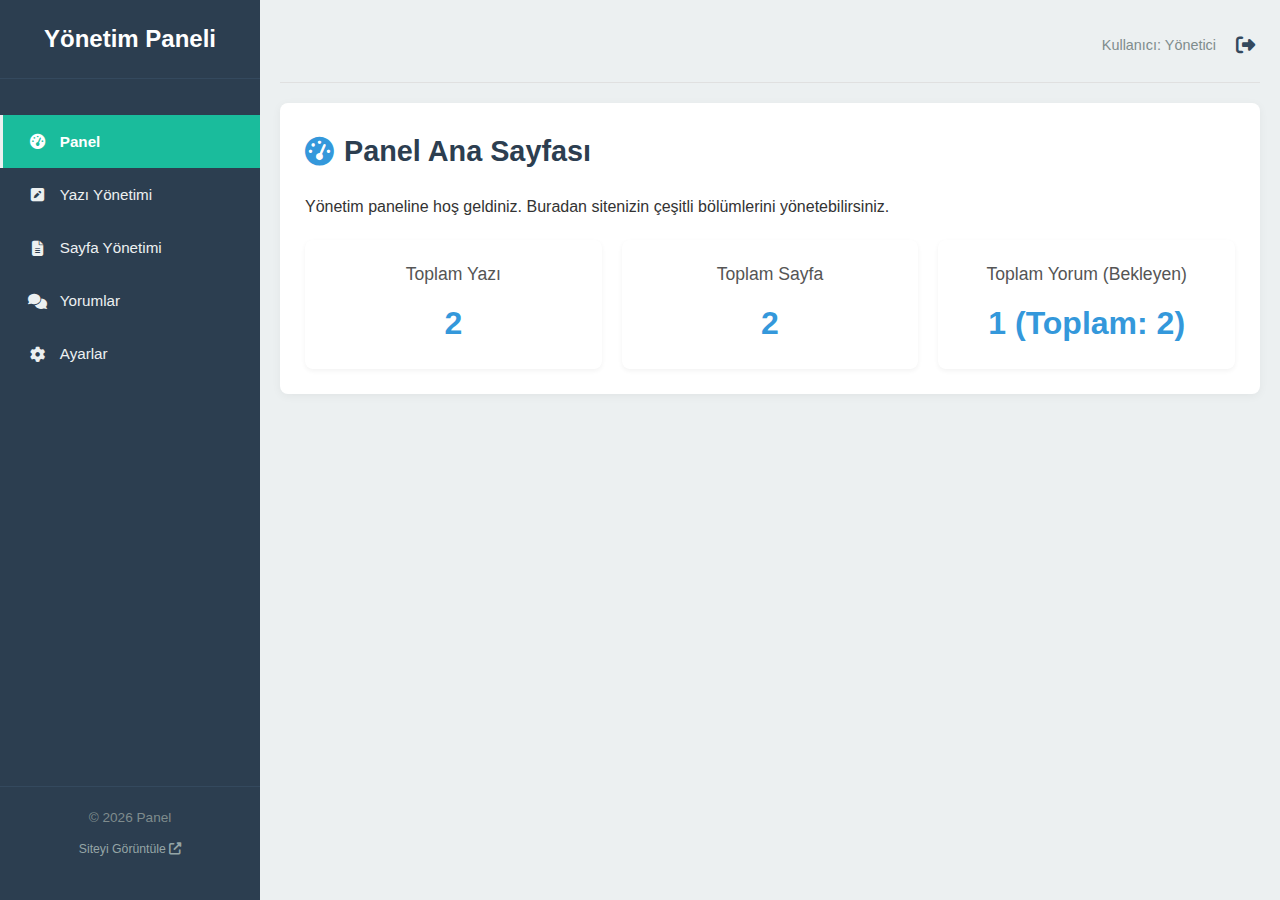
<file: admin.html>
<!DOCTYPE html>
<html lang="tr">
<head>
    <meta charset="UTF-8">
    <meta name="viewport" content="width=device-width, initial-scale=1.0">
    <title>Yönetim Paneli</title>
    <link rel="stylesheet" href="admin-style.css">
    <link rel="icon" href="favicon.ico" type="image/x-icon"> <!-- Ana siteden favicon varsayımı -->
    <!-- Font Awesome (ikonlar için) veya SVG ikonları da eklenebilir -->
    <link rel="stylesheet" href="https://cdnjs.cloudflare.com/ajax/libs/font-awesome/6.5.1/css/all.min.css">
</head>
<body>
    <div class="admin-container">
        <aside class="sidebar">
            <div class="sidebar-header">
                <h2>Yönetim Paneli</h2>
            </div>
            <nav class="sidebar-nav">
                <ul>
                    <li><a href="#dashboard" class="nav-link active" data-target="dashboard-content"><i class="fas fa-tachometer-alt"></i> Panel</a></li>
                    <li><a href="#post-management" class="nav-link" data-target="post-management-content"><i class="fas fa-pen-square"></i> Yazı Yönetimi</a></li>
                    <li><a href="#page-management" class="nav-link" data-target="page-management-content"><i class="fas fa-file-alt"></i> Sayfa Yönetimi</a></li>
                    <li><a href="#comments" class="nav-link" data-target="comments-content"><i class="fas fa-comments"></i> Yorumlar</a></li>
                    <li><a href="#settings" class="nav-link" data-target="settings-content"><i class="fas fa-cog"></i> Ayarlar</a></li>
                </ul>
            </nav>
            <div class="sidebar-footer">
                <p>&copy; <span id="current-year">2024</span> Panel</p>
                <a href="index.html" target="_blank" class="view-site-link">Siteyi Görüntüle <i class="fas fa-external-link-alt"></i></a>
            </div>
        </aside>
        <main class="main-content">
            <header class="main-header">
                <div class="user-info">
                    <span>Kullanıcı: Yönetici</span>
                    <button id="logout-button" class="logout-button" title="Çıkış Yap (Simüle Edilmiştir)"><i class="fas fa-sign-out-alt"></i></button>
                </div>
            </header>

            <section id="dashboard-content" class="content-section active-content">
                <h1><i class="fas fa-tachometer-alt"></i> Panel Ana Sayfası</h1>
                <p>Yönetim paneline hoş geldiniz. Buradan sitenizin çeşitli bölümlerini yönetebilirsiniz.</p>
                <div class="quick-stats">
                    <div class="stat-card">
                        <h3>Toplam Yazı</h3>
                        <p id="total-posts-stat">0</p>
                    </div>
                    <div class="stat-card">
                        <h3>Toplam Sayfa</h3>
                        <p id="total-pages-stat">0</p>
                    </div>
                    <div class="stat-card">
                        <h3>Toplam Yorum (Bekleyen)</h3>
                        <p id="total-comments-stat">0</p>
                    </div>
                </div>
            </section>

            <section id="post-management-content" class="content-section">
                <header class="content-header">
                    <h1><i class="fas fa-pen-square"></i> Yazı Yönetimi</h1>
                    <button id="add-post-button" class="btn btn-primary"><i class="fas fa-plus"></i> Yeni Yazı Ekle</button>
                </header>
                <div class="post-list-container">
                    <table>
                        <thead>
                            <tr>
                                <th>ID</th>
                                <th>Başlık</th>
                                <th>Kategori</th>
                                <th>Tarih</th>
                                <th>Durum</th>
                                <th>Yazar</th>
                                <th>İşlemler</th>
                            </tr>
                        </thead>
                        <tbody id="post-list">
                            <!-- Yazılar buraya eklenecek -->
                        </tbody>
                    </table>
                </div>
            </section>

            <section id="page-management-content" class="content-section">
                <header class="content-header">
                    <h1><i class="fas fa-file-alt"></i> Sayfa Yönetimi</h1>
                    <button id="add-page-button" class="btn btn-primary"><i class="fas fa-plus"></i> Yeni Sayfa Ekle</button>
                </header>
                <div class="page-list-container">
                    <table>
                        <thead>
                            <tr>
                                <th>ID</th>
                                <th>Başlık</th>
                                <th>Kısa URL (Slug)</th>
                                <th>İşlemler</th>
                            </tr>
                        </thead>
                        <tbody id="page-list">
                            <!-- Sayfalar buraya eklenecek -->
                        </tbody>
                    </table>
                </div>
            </section>

            <section id="comments-content" class="content-section">
                <header class="content-header">
                    <h1><i class="fas fa-comments"></i> Yorum Yönetimi</h1>
                    <!-- Belki burada filtreleme seçenekleri eklenebilir (örn: onay bekleyenler) -->
                </header>
                <div class="comment-list-container">
                    <table>
                        <thead>
                            <tr>
                                <th>ID</th>
                                <th>Yazı ID</th>
                                <th>Yazar</th>
                                <th>Yorum</th>
                                <th>Tarih</th>
                                <th>Durum</th>
                                <th>İşlemler</th>
                            </tr>
                        </thead>
                        <tbody id="comment-list">
                            <!-- Yorumlar buraya eklenecek -->
                        </tbody>
                    </table>
                </div>
            </section>

            <section id="settings-content" class="content-section">
                <header class="content-header">
                    <h1><i class="fas fa-cog"></i> Genel Ayarlar</h1>
                </header>
                <form id="settings-form" class="settings-form">
                    <div class="form-group">
                        <label for="setting-site-title">Site Başlığı:</label>
                        <input type="text" id="setting-site-title" name="siteTitle">
                    </div>
                    <div class="form-group">
                        <label for="setting-posts-per-page">Sayfa Başına Yazı Sayısı (Ana Sayfa):</label>
                        <input type="number" id="setting-posts-per-page" name="postsPerPage" min="1">
                    </div>
                    <div class="form-group">
                        <label for="setting-admin-theme">Panel Teması:</label>
                        <select id="setting-admin-theme" name="adminTheme">
                            <option value="light">Açık Tema</option>
                            <option value="dark">Koyu Tema (Varsayılan)</option>
                        </select>
                    </div>
                    <!-- Gelecekte daha fazla ayar eklenebilir -->
                    <div class="form-group">
                        <button type="submit" class="btn btn-primary">Ayarları Kaydet</button>
                    </div>
                </form>
            </section>

            <!-- Add/Edit Post Modal (Form) -->
            <div id="post-form-modal" class="modal">
                <div class="modal-content">
                    <span class="close-button">&times;</span>
                    <h2 id="modal-title">Yeni Yazı Ekle</h2>
                    <form id="post-form">
                        <input type="hidden" id="post-id">
                        <div class="form-group">
                            <label for="post-title">Başlık:</label>
                            <input type="text" id="post-title" required>
                        </div>
                        <div class="form-group">
                            <label for="post-excerpt">Kısa Açıklama (Excerpt):</label>
                            <textarea id="post-excerpt" rows="3"></textarea>
                        </div>
                        <div class="form-group">
                            <label for="post-content">İçerik (Markdown Destekli):</label>
                            <textarea id="post-content" rows="10" placeholder="İçeriğinizi Markdown formatında yazabilirsiniz..."></textarea>
                        </div>
                        <div class="form-group">
                            <label for="post-image">Görsel URL:</label>
                            <input type="url" id="post-image" placeholder="https://example.com/image.jpg">
                        </div>
                        <div class="form-group">
                            <label for="post-category">Kategori:</label>
                            <input type="text" id="post-category">
                        </div>
                        <div class="form-group">
                            <label for="post-date">Yayın Tarihi:</label>
                            <input type="datetime-local" id="post-date">
                        </div>
                        <div class="form-group">
                            <label for="post-author">Yazar:</label>
                            <input type="text" id="post-author" value="Yönetici" disabled>
                        </div>
                        <div class="form-group">
                            <label for="post-status">Durum:</label>
                            <select id="post-status">
                                <option value="published">Yayınlandı</option>
                                <option value="draft">Taslak</option>
                                <option value="pending">Beklemede</option>
                            </select>
                        </div>
                        <div class="form-group checkbox-group">
                            <input type="checkbox" id="post-is-featured">
                            <label for="post-is-featured">Öne Çıkan Yazı mı?</label>
                        </div>
                        <div class="form-group checkbox-group">
                            <input type="checkbox" id="post-comments-enabled" checked>
                            <label for="post-comments-enabled">Yorumlara İzin Verilsin mi?</label>
                        </div>
                        <div class="form-group modal-actions">
                            <button type="submit" class="btn btn-primary" id="save-post-button">Kaydet</button>
                            <button type="button" class="btn btn-secondary" id="cancel-post-button">İptal</button>
                        </div>
                    </form>
                </div>
            </div>

            <!-- Add/Edit Page Modal -->
            <div id="page-form-modal" class="modal">
                <div class="modal-content">
                    <span class="close-page-button">&times;</span>
                    <h2 id="page-modal-title">Yeni Sayfa Ekle</h2>
                    <form id="page-form">
                        <input type="hidden" id="page-id">
                        <div class="form-group">
                            <label for="page-title">Sayfa Başlığı:</label>
                            <input type="text" id="page-title" required>
                        </div>
                        <div class="form-group">
                            <label for="page-slug">Kısa URL (Slug):</label>
                            <input type="text" id="page-slug" placeholder="ornek-sayfa (isteğe bağlı, otomatik oluşturulur)">
                        </div>
                        <div class="form-group">
                            <label for="page-content">İçerik (HTML/Markdown Editörü Eklenebilir):</label>
                            <textarea id="page-content" rows="10" placeholder="Sayfa içeriğini buraya girin..."></textarea>
                        </div>
                        <div class="form-group modal-actions">
                            <button type="submit" class="btn btn-primary" id="save-page-button">Kaydet</button>
                            <button type="button" class="btn btn-secondary" id="cancel-page-button">İptal</button>
                        </div>
                    </form>
                </div>
            </div>

        </main>
    </div>

    <!-- Giriş Formu (Başlangıçta gizli veya ayrı bir sayfada olabilir) -->
    <!-- 
    <div id="login-modal" class="modal" style="display:none;">
        <div class="modal-content">
            <h2>Yönetici Girişi</h2>
            <form id="login-form">
                <div>
                    <label for="username">Kullanıcı Adı:</label>
                    <input type="text" id="username" name="username" required>
                </div>
                <div>
                    <label for="password">Şifre:</label>
                    <input type="password" id="password" name="password" required>
                </div>
                <button type="submit">Giriş Yap</button>
            </form>
        </div>
    </div>
    -->

    <script src="admin-script.js"></script>
</body>
</html>
</file>
<file: admin-style.css>
/* admin-style.css */
:root {
    --panel-bg-color: #f0f2f5;
    --sidebar-bg-color: #2c3e50;
    --sidebar-text-color: #ecf0f1;
    --sidebar-link-hover-bg: #34495e;
    --sidebar-active-link-bg: #1abc9c; /* Ana sitedeki accent ile uyumlu olabilir */
    --sidebar-active-link-text: #ffffff;
    --main-content-bg-color: #ffffff;
    --text-primary-color: #2c3e50;
    --text-secondary-color: #7f8c8d;
    --border-color: #e0e0e0;
    --shadow-color: rgba(0, 0, 0, 0.1);
    --primary-button-bg: #3498db;
    --primary-button-hover-bg: #2980b9;
    --danger-button-bg: #e74c3c;
    --danger-button-hover-bg: #c0392b;
    --font-primary: 'Inter', system-ui, -apple-system, BlinkMacSystemFont, "Segoe UI", Roboto, Oxygen, Ubuntu, Cantarell, "Open Sans", "Helvetica Neue", sans-serif;
}

*,
*::before,
*::after {
    box-sizing: border-box;
    margin: 0;
    padding: 0;
}

html {
    font-size: 16px;
}

body {
    font-family: var(--font-primary);
    background-color: var(--panel-bg-color);
    color: var(--text-primary-color);
    line-height: 1.6;
    display: flex; /* admin-panel-container'ı tüm sayfaya yaymak için */
    margin: 0;
    min-height: 100vh;
}

.admin-panel-container {
    display: flex;
    width: 100%;
    min-height: 100vh;
}

/* Kenar Çubuğu (Sidebar) Stilleri */
.sidebar {
    width: 260px;
    background-color: var(--sidebar-bg-color);
    color: var(--sidebar-text-color);
    display: flex;
    flex-direction: column;
    transition: width 0.3s ease;
    position: fixed; /* Sayfa kaydırılsa bile sabit kalır */
    left: 0;
    top: 0;
    bottom: 0;
    z-index: 100;
}

.sidebar-header {
    padding: 1.5rem 1rem;
    text-align: center;
    border-bottom: 1px solid rgba(255, 255, 255, 0.1);
}

.sidebar-header h2 {
    margin: 0;
    font-size: 1.5rem;
}

.sidebar-nav {
    flex-grow: 1;
    padding-top: 1rem;
}

.sidebar-nav ul {
    list-style: none;
    padding: 0;
    margin: 0;
}

.sidebar-nav .nav-link {
    display: flex; /* İkon ve metni hizalamak için */
    align-items: center;
    padding: 0.9rem 1.5rem;
    color: var(--sidebar-text-color);
    text-decoration: none;
    transition: background-color 0.2s ease, color 0.2s ease;
    font-size: 0.95rem;
    border-left: 3px solid transparent; /* Aktif link için kenarlık */
}

.sidebar-nav .nav-link i {
    margin-right: 0.8rem;
    width: 20px; /* İkonlar için sabit genişlik */
    text-align: center;
}

.sidebar-nav .nav-link:hover {
    background-color: var(--sidebar-link-hover-bg);
}

.sidebar-nav .nav-link.active {
    background-color: var(--sidebar-active-link-bg);
    color: var(--sidebar-active-link-text);
    font-weight: 600;
    border-left-color: var(--sidebar-text-color);
}

.sidebar-footer {
    padding: 1rem;
    text-align: center;
    font-size: 0.8rem;
    color: var(--text-secondary-color);
    border-top: 1px solid rgba(255, 255, 255, 0.1);
}

/* Ana İçerik Alanı Stilleri */
.main-content {
    flex-grow: 1;
    background-color: var(--main-content-bg-color);
    padding: 1.5rem 2rem;
    margin-left: 260px; /* Sidebar genişliği kadar boşluk */
    transition: margin-left 0.3s ease;
}

.main-content-header {
    display: flex;
    justify-content: space-between;
    align-items: center;
    padding-bottom: 1rem;
    margin-bottom: 1.5rem;
    border-bottom: 1px solid var(--border-color);
}

.main-content-header h1 {
    margin: 0;
    font-size: 1.8rem;
}

.user-info span {
    font-size: 0.9rem;
    color: var(--text-secondary-color);
}

.content-section {
    display: none; /* Başlangıçta tüm bölümler gizli */
    padding: 1rem;
    background-color: #fff;
    border-radius: 8px;
    box-shadow: 0 2px 10px var(--shadow-color);
}

.content-section.active {
    display: block; /* Aktif bölüm görünür */
}

.content-section h2 {
    margin-top: 0;
    margin-bottom: 1rem;
    font-size: 1.5rem;
    color: var(--text-primary-color);
    display: flex;
    align-items: center;
}

.content-section h2 i {
    margin-right: 0.7rem;
    color: var(--sidebar-active-link-bg); /* Başlıklardaki ikonlara tema rengi */
}

/* İstatistik Kartları */
.stats-grid {
    display: grid;
    grid-template-columns: repeat(auto-fit, minmax(200px, 1fr));
    gap: 1.5rem;
    margin-top: 1.5rem;
}

.stat-card {
    background-color: var(--panel-bg-color);
    padding: 1.5rem;
    border-radius: 8px;
    box-shadow: 0 2px 5px var(--shadow-color);
    text-align: center;
}

.stat-card h3 {
    margin-top: 0;
    margin-bottom: 0.5rem;
    font-size: 1rem;
    color: var(--text-secondary-color);
    font-weight: 500;
}

.stat-card p {
    margin: 0;
    font-size: 2rem;
    font-weight: 700;
    color: var(--sidebar-active-link-bg);
}

/* Genel Form Stilleri (Daha sonra detaylandırılacak) */
form label {
    display: block;
    margin-bottom: 0.5rem;
    font-weight: 600;
    font-size: 0.9rem;
}

form input[type="text"],
form input[type="password"],
form input[type="email"],
form input[type="url"],
form input[type="date"],
form textarea,
form select {
    width: 100%;
    padding: 0.75rem;
    margin-bottom: 1rem;
    border: 1px solid var(--border-color);
    border-radius: 4px;
    font-size: 0.95rem;
    font-family: var(--font-primary);
}

form textarea {
    min-height: 150px;
    resize: vertical;
}

form button[type="submit"],
.button-primary,
.button-danger {
    padding: 0.75rem 1.5rem;
    border: none;
    border-radius: 4px;
    color: white;
    font-size: 0.95rem;
    font-weight: 600;
    cursor: pointer;
    transition: background-color 0.2s ease;
    text-decoration: none; /* Link olarak kullanılan butonlar için */
    display: inline-flex;
    align-items: center;
    gap: 0.5rem;
}

form button[type="submit"],
.button-primary {
    background-color: var(--primary-button-bg);
}

form button[type="submit"]:hover,
.button-primary:hover {
    background-color: var(--primary-button-hover-bg);
}

.button-danger {
    background-color: var(--danger-button-bg);
}

.button-danger:hover {
    background-color: var(--danger-button-hover-bg);
}

/* Modal Stilleri (Örnek giriş formu için) */
.modal {
    display: none; /* Başlangıçta gizli */
    position: fixed;
    z-index: 1000;
    left: 0;
    top: 0;
    width: 100%;
    height: 100%;
    overflow: auto;
    background-color: rgba(0,0,0,0.5);
    align-items: center;
    justify-content: center;
}

.modal-content {
    background-color: #fff;
    padding: 2rem;
    border-radius: 8px;
    box-shadow: 0 5px 15px rgba(0,0,0,0.3);
    width: 100%;
    max-width: 400px;
}

.modal-content h2 {
    margin-top: 0;
    margin-bottom: 1.5rem;
    text-align: center;
}

/* Duyarlılık (Basit bir başlangıç) */
@media (max-width: 768px) {
    .sidebar {
        width: 60px; /* Küçültülmüş sidebar */
    }
    .sidebar-header h2,
    .sidebar-nav .nav-link span:not(.fas) { /* Metinleri gizle */
        display: none;
    }
    .sidebar-nav .nav-link i {
        margin-right: 0; /* İkonları ortala */
    }
    .sidebar-footer {
        display: none;
    }
    .main-content {
        margin-left: 60px;
    }
    .stats-grid {
        grid-template-columns: 1fr;
    }
}

/* Temel Sıfırlama ve Genel Stiller */
* {
    margin: 0;
    padding: 0;
    box-sizing: border-box;
    font-family: -apple-system, BlinkMacSystemFont, "Segoe UI", Roboto, Helvetica, Arial, sans-serif, "Apple Color Emoji", "Segoe UI Emoji", "Segoe UI Symbol";
}

body {
    background-color: #f4f7f9;
    color: #333;
    line-height: 1.6;
    display: flex;
    min-height: 100vh;
    font-size: 16px; /* Temel font boyutu */
}

a {
    text-decoration: none;
    color: #007bff;
}

a:hover {
    text-decoration: underline;
}

ul {
    list-style: none;
}

/* Ana Yönetim Paneli Konteyneri */
.admin-container {
    display: flex;
    width: 100%;
    min-height: 100vh;
}

/* Kenar Çubuğu Stilleri */
.sidebar {
    width: 260px;
    background-color: #2c3e50; /* Koyu mavi/gri */
    color: #ecf0f1; /* Açık renk yazı */
    display: flex;
    flex-direction: column;
    padding: 20px 0;
    position: fixed; /* Sabit kenar çubuğu */
    height: 100%;
    overflow-y: auto; /* Gerekirse kaydırma */
}

.sidebar-header {
    padding: 0 20px 20px 20px;
    text-align: center;
    border-bottom: 1px solid #34495e;
}

.sidebar-header h2 {
    font-size: 1.5em;
    color: #fff;
}

.sidebar-nav ul {
    margin-top: 20px;
}

.sidebar-nav li a {
    display: flex;
    align-items: center;
    padding: 12px 20px;
    color: #bdc3c7; /* Daha yumuşak gri */
    transition: background-color 0.3s ease, color 0.3s ease;
    border-left: 3px solid transparent;
}

.sidebar-nav li a i {
    margin-right: 12px;
    width: 20px; /* İkonlar için hizalama */
    text-align: center;
}

.sidebar-nav li a:hover {
    background-color: #34495e;
    color: #fff;
    text-decoration: none;
    border-left-color: #3498db; /* Vurgu rengi */
}

.sidebar-nav li a.active {
    background-color: #3498db; /* Aktif link için ana renk */
    color: #fff;
    font-weight: bold;
    border-left-color: #ecf0f1; /* Aktif için daha parlak vurgu */
}

.sidebar-footer {
    margin-top: auto; /* Altbilgiyi en alta iter */
    padding: 20px;
    text-align: center;
    font-size: 0.85em;
    color: #7f8c8d;
    border-top: 1px solid #34495e;
}
.sidebar-footer p {
    margin-bottom: 10px;
}
.sidebar-footer .view-site-link {
    color: #95a5a6;
    font-size: 0.9em;
}
.sidebar-footer .view-site-link:hover {
    color: #ecf0f1;
}


/* Ana İçerik Alanı Stilleri */
.main-content {
    flex-grow: 1;
    padding: 20px;
    margin-left: 260px; /* Kenar çubuğu genişliği kadar boşluk */
    background-color: #ecf0f1; /* Ana içerik için açık renk */
    overflow-y: auto; /* İçerik taşarsa kaydırma */
}

.main-header {
    display: flex;
    justify-content: flex-end; /* Kullanıcı bilgisini sağa yasla */
    align-items: center;
    padding: 10px 0 20px 0;
    border-bottom: 1px solid #e0e0e0; /* Açık gri ayırıcı - DÜZELTİLDİ */
    margin-bottom: 20px;
}

.main-header .user-info {
    display: flex;
    align-items: center;
}

.main-header .user-info span {
    margin-right: 15px;
    font-weight: 500;
}

.logout-button {
    background: none;
    border: none;
    color: #34495e;
    font-size: 1.2em;
    cursor: pointer;
    padding: 5px;
}
.logout-button:hover {
    color: #c0392b; /* Kırmızı vurgu */
}

/* İçerik Bölümleri (Section) */
.content-section {
    display: none; /* ÖNEMLİ: Varsayılan olarak tüm bölümleri gizle */
    background-color: #fff;
    padding: 25px;
    border-radius: 8px;
    box-shadow: 0 2px 10px rgba(0, 0, 0, 0.05);
}

.content-section.active-content {
    display: block; /* ÖNEMLİ: Sadece '.active-content' sınıfına sahip olanı göster */
}

.content-section h1 {
    font-size: 1.8em;
    margin-bottom: 20px;
    color: #2c3e50;
    display: flex;
    align-items: center;
}
.content-section h1 i {
    margin-right: 10px;
    color: #3498db;
}


.content-header {
    display: flex;
    justify-content: space-between;
    align-items: center;
    margin-bottom: 25px;
    padding-bottom: 15px;
    border-bottom: 1px solid #eee;
}
.content-header h1 {
    margin-bottom: 0; /* content-section'dan gelen margin'i sıfırla */
}


/* Buton Stilleri */
.btn {
    padding: 10px 18px;
    font-size: 0.95em;
    border: none;
    border-radius: 5px;
    cursor: pointer;
    transition: background-color 0.2s ease, box-shadow 0.2s ease;
    display: inline-flex;
    align-items: center;
    justify-content: center;
    text-decoration: none !important; /* Link ise alt çizgiyi kaldır */
}
.btn i {
    margin-right: 8px;
}

.btn-primary {
    background-color: #3498db; /* Ana renk */
    color: white;
}
.btn-primary:hover {
    background-color: #2980b9;
    box-shadow: 0 2px 5px rgba(0,0,0,0.1);
}

.btn-secondary {
    background-color: #bdc3c7; /* Gri */
    color: #2c3e50;
}
.btn-secondary:hover {
    background-color: #95a5a6;
}

.btn-danger {
    background-color: #e74c3c; /* Kırmızı */
    color: white;
}
.btn-danger:hover {
    background-color: #c0392b;
}

.btn-sm { /* Küçük butonlar için */
    padding: 6px 12px;
    font-size: 0.85em;
}


/* Form Stilleri */
.form-group {
    margin-bottom: 20px;
}
.form-group label {
    display: block;
    margin-bottom: 8px;
    font-weight: 600;
    color: #555;
}
.form-group input[type="text"],
.form-group input[type="url"],
.form-group input[type="number"],
.form-group input[type="datetime-local"],
.form-group textarea,
.form-group select {
    width: 100%;
    padding: 12px;
    border: 1px solid #ddd;
    border-radius: 5px;
    font-size: 1em;
    transition: border-color 0.2s ease;
}
.form-group input:focus,
.form-group textarea:focus,
.form-group select:focus {
    outline: none;
    border-color: #3498db;
    box-shadow: 0 0 0 2px rgba(52, 152, 219, 0.2);
}
.form-group textarea {
    min-height: 100px;
    resize: vertical;
}
.form-group .checkbox-group {
    display: flex;
    align-items: center;
}
.form-group .checkbox-group input[type="checkbox"] {
    margin-right: 8px;
    width: auto; /* Checkbox'ın genişliğini sıfırla */
}

/* Tablo Stilleri */
table {
    width: 100%;
    border-collapse: collapse;
    margin-top: 20px;
}
table th, table td {
    padding: 12px 15px;
    text-align: left;
    border-bottom: 1px solid #eee;
}
table th {
    background-color: #f9fafb; /* Çok açık gri başlık */
    font-weight: 600;
    color: #374151;
}
table tbody tr:hover {
    background-color: #f0f4f7;
}
table td .btn { /* Tablo içindeki butonlar için boşluk */
    margin-right: 5px;
}
table td .btn:last-child {
    margin-right: 0;
}
table td select.comment-status-select {
    padding: 6px 10px;
    border-radius: 4px;
    border: 1px solid #ccc;
    min-width: 120px; /* Durum seçimi için biraz genişlik */
}

/* Modal Stilleri */
.modal {
    display: none; /* Varsayılan olarak gizli */
    position: fixed;
    z-index: 1000;
    left: 0;
    top: 0;
    width: 100%;
    height: 100%;
    overflow: auto;
    background-color: rgba(0,0,0,0.5); /* Yarı saydam arka plan */
    padding-top: 50px; /* Modal içeriğini biraz aşağıda başlat */
}
.modal-content {
    background-color: #fff;
    margin: auto;
    padding: 30px;
    border: 1px solid #888;
    width: 90%;
    max-width: 700px; /* Maksimum genişlik */
    border-radius: 8px;
    box-shadow: 0 5px 15px rgba(0,0,0,0.2);
    position: relative;
}
.modal-content h2 {
    margin-top: 0;
    margin-bottom: 25px;
    color: #2c3e50;
}
.close-button, .close-page-button {
    color: #aaa;
    float: right;
    font-size: 28px;
    font-weight: bold;
    position: absolute;
    top: 15px;
    right: 25px;
}
.close-button:hover, .close-button:focus,
.close-page-button:hover, .close-page-button:focus {
    color: black;
    text-decoration: none;
    cursor: pointer;
}
.modal-actions {
    margin-top: 30px;
    text-align: right;
}
.modal-actions .btn {
    margin-left: 10px;
}


/* Panel Ana Sayfası - Hızlı İstatistikler */
.quick-stats {
    display: grid;
    grid-template-columns: repeat(auto-fit, minmax(200px, 1fr));
    gap: 20px;
    margin-top: 20px;
}
.stat-card {
    background-color: #fff;
    padding: 20px;
    border-radius: 8px;
    box-shadow: 0 2px 5px rgba(0,0,0,0.05);
    text-align: center;
}
.stat-card h3 {
    font-size: 1.1em;
    color: #555;
    margin-bottom: 10px;
}
.stat-card p {
    font-size: 2em;
    font-weight: bold;
    color: #3498db;
}


/* Ayarlar Sayfası Formu */
.settings-form {
    max-width: 600px; /* Ayarlar formunu biraz daralt */
}


/* Duyarlılık (Responsive) */
@media (max-width: 768px) {
    .sidebar {
        width: 100%;
        height: auto;
        position: relative; /* Mobil için sabit değil */
        padding-bottom: 0;
    }
    .main-content {
        margin-left: 0;
        padding: 15px;
    }
    .sidebar-nav li a {
        justify-content: center; /* İkon ve metni ortala */
    }
    .sidebar-nav li a span { /* Mobil için metni gizle, sadece ikon kalsın */
        /* display: none; */ /* Kullanıcı tercihine göre açılabilir */
    }
    .sidebar-header h2 {
        font-size: 1.3em;
    }
    .content-header {
        flex-direction: column;
        align-items: flex-start;
    }
    .content-header .btn {
        margin-top: 10px;
    }
    .quick-stats {
        grid-template-columns: 1fr; /* Mobilde tek sütun */
    }
}
</file>
